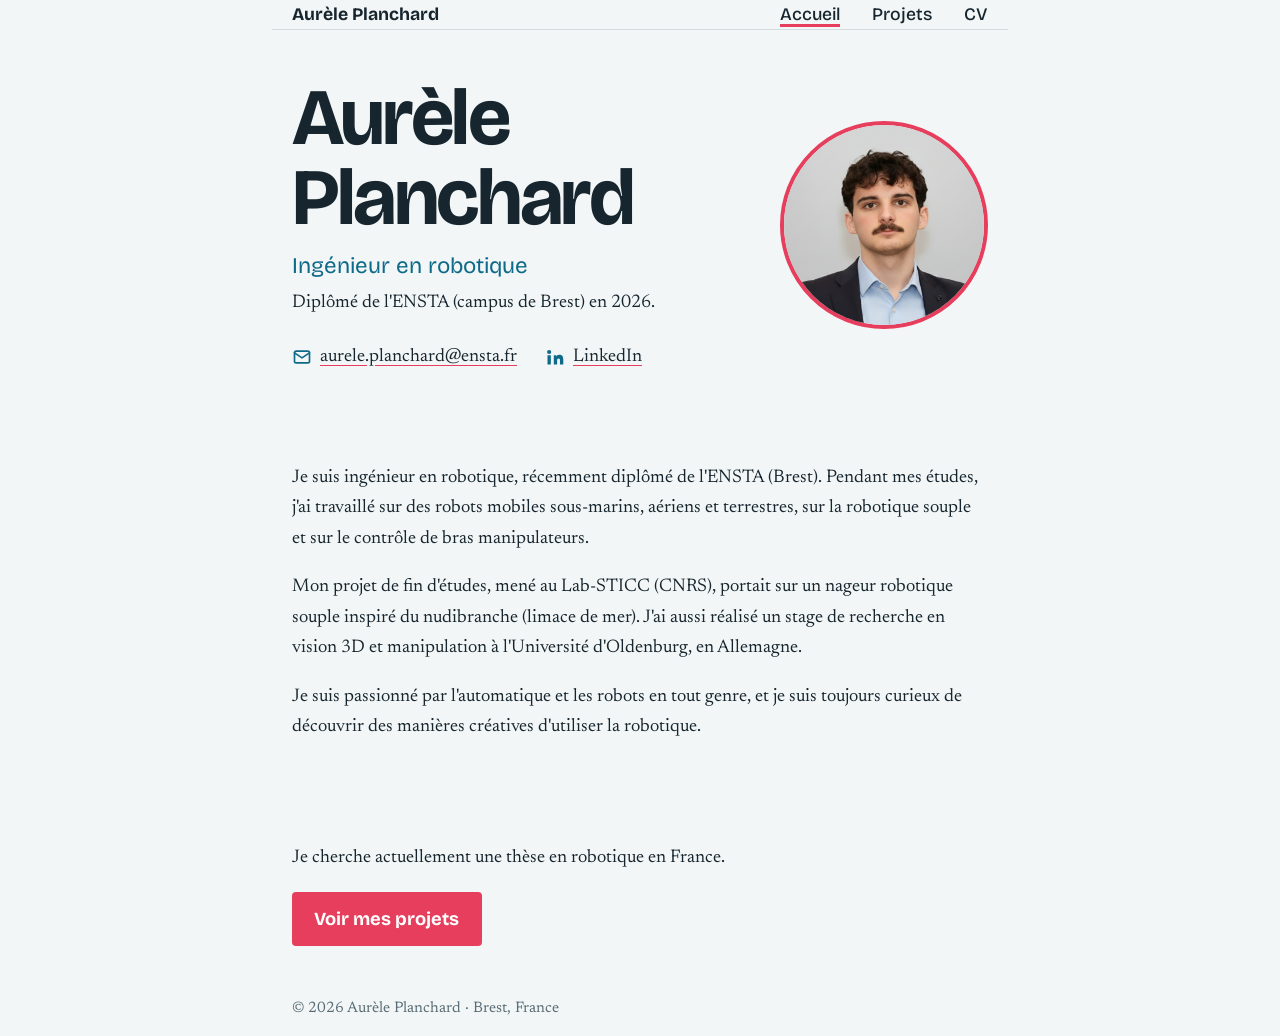
<file: index.html>
<!DOCTYPE html>
<html lang="fr">
<head>
  <meta charset="UTF-8">
  <meta name="viewport" content="width=device-width, initial-scale=1">
  <title>Aurèle Planchard – Ingénieur en robotique</title>
  <meta name="description" content="Aurèle Planchard, ingénieur ENSTA en robotique autonome. Recherche une thèse en robotique en France.">
  <link rel="preconnect" href="https://fonts.googleapis.com">
  <link rel="preconnect" href="https://fonts.gstatic.com" crossorigin>
  <link href="https://fonts.googleapis.com/css2?family=Bricolage+Grotesque:opsz,wght@12..96,500;12..96,700&family=Newsreader:ital,opsz,wght@0,6..72,400;0,6..72,600;1,6..72,400&display=swap" rel="stylesheet">
  <link rel="stylesheet" href="style.css">
</head>
<body>
  <nav class="wrap" aria-label="Navigation principale">
    <a class="marque" href="index.html">Aurèle Planchard</a>
    <a href="index.html" aria-current="page">Accueil</a>
    <a href="projets.html">Projets</a>
    <a href="parcours.html">CV</a>
  </nav>

  <header class="hero">
    <div class="wrap hero-grille">
      <div>
        <h1>Aurèle Planchard</h1>
        <p class="titre">Ingénieur en robotique</p>
        <p class="accroche">Diplômé de l'ENSTA (campus de Brest) en 2026.</p>
        <ul class="contacts">
          <li><svg class="icone" viewBox="0 0 24 24" width="20" height="20" aria-hidden="true" fill="none" stroke="currentColor" stroke-width="2" stroke-linecap="round" stroke-linejoin="round"><rect x="3" y="5" width="18" height="14" rx="2"/><path d="m3 7 9 6 9-6"/></svg><a href="mailto:aurele.planchard@ensta.fr">aurele.planchard@ensta.fr</a></li>
          <li><svg class="icone" viewBox="0 0 24 24" width="20" height="20" aria-hidden="true" fill="currentColor"><path d="M4.98 3.5a2.5 2.5 0 1 1 0 5 2.5 2.5 0 0 1 0-5ZM3 9.75h4V21H3V9.75Zm6.5 0h3.83v1.54h.06c.53-1 1.84-2.07 3.78-2.07 4.04 0 4.78 2.66 4.78 6.12V21h-4v-4.75c0-1.13-.02-2.59-1.58-2.59-1.58 0-1.82 1.23-1.82 2.5V21h-4V9.75Z"/></svg><a href="https://www.linkedin.com/in/aurèle-planchard/">LinkedIn</a></li>
        </ul>
      </div>
      <img class="portrait" src="images/photo.webp" alt="Portrait d'Aurèle Planchard" width="320" height="320" onerror="this.hidden=true">
    </div>
  </header>

  <main class="wrap">
    <section>
      <p>Je suis ingénieur en robotique, récemment diplômé de l'ENSTA (Brest). Pendant mes études, j'ai travaillé sur des robots mobiles sous-marins, aériens et terrestres, sur la robotique souple et sur le contrôle de bras manipulateurs.</p>
      <p>Mon projet de fin d'études, mené au Lab-STICC (CNRS), portait sur un nageur robotique souple inspiré du nudibranche (limace de mer). J'ai aussi réalisé un stage de recherche en vision 3D et manipulation à l'Université d'Oldenburg, en Allemagne.</p>
      <p>Je suis passionné par l'automatique et les robots en tout genre, et je suis toujours curieux de découvrir des manières créatives d'utiliser la robotique.</p>
    </section>

    <section>
      <p>Je cherche actuellement une thèse en robotique en France.</p>
      <p><a class="bouton" href="projets.html">Voir mes projets</a></p>
    </section>
  </main>

  <footer class="wrap">
    <p>© 2026 Aurèle Planchard · Brest, France</p>
  </footer>
</body>
</html>
</file>
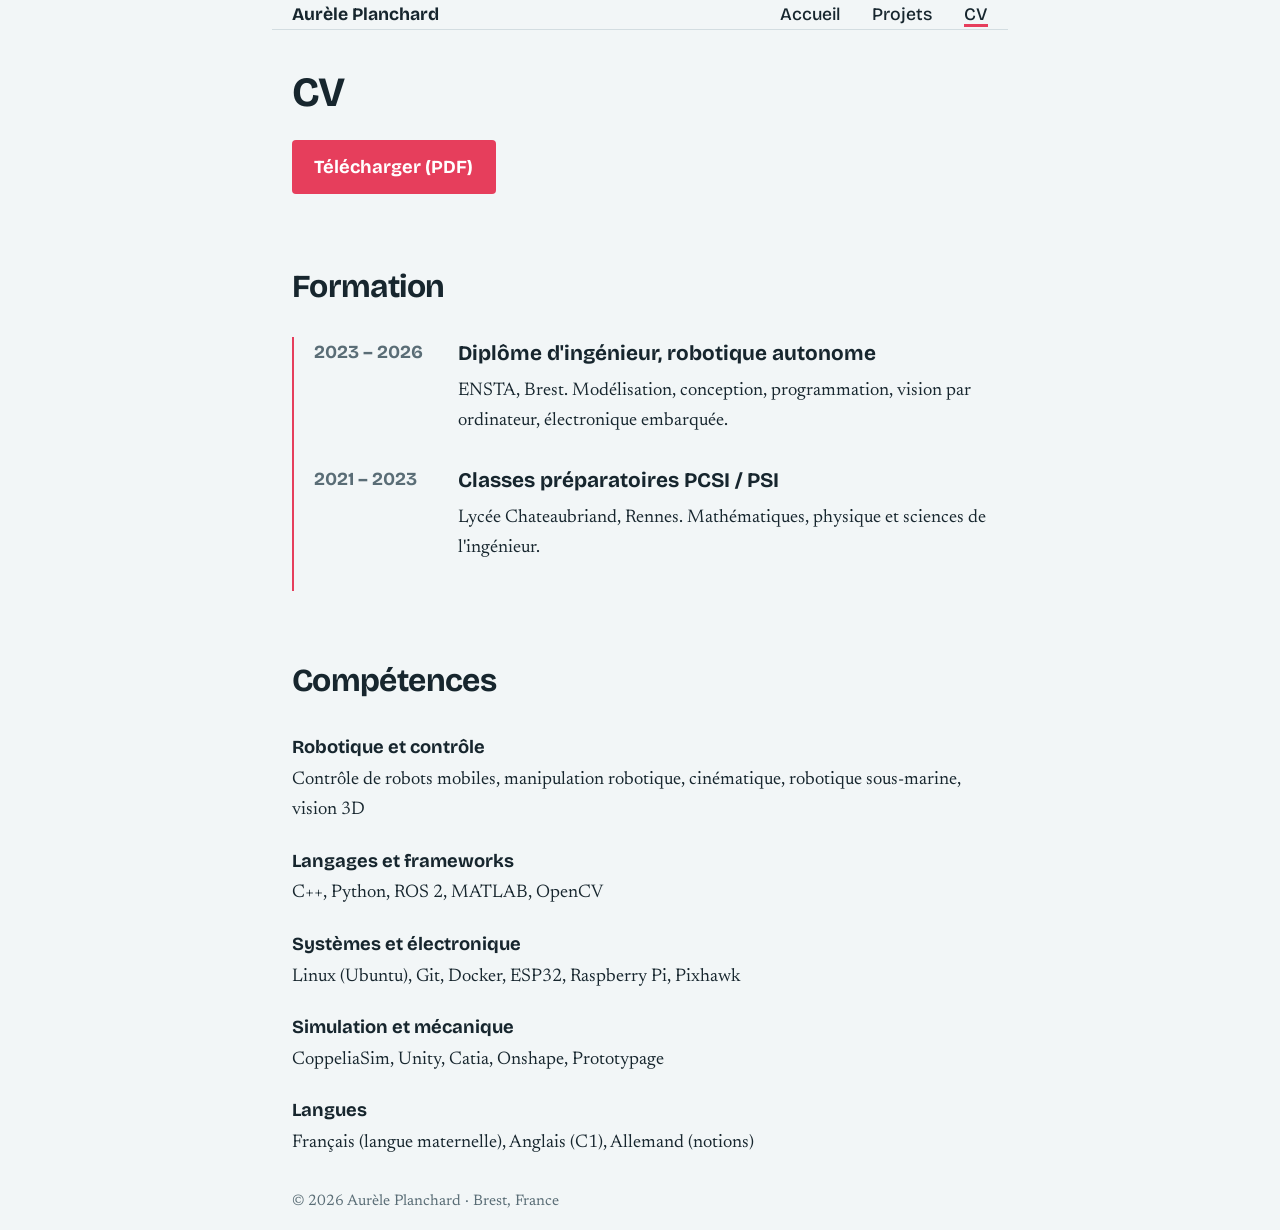
<file: parcours.html>
<!DOCTYPE html>
<html lang="fr">
<head>
  <meta charset="UTF-8">
  <meta name="viewport" content="width=device-width, initial-scale=1">
  <title>Parcours et CV – Aurèle Planchard</title>
  <meta name="description" content="Formation, stages et compétences d'Aurèle Planchard, ingénieur ENSTA Bretagne en robotique autonome. CV à télécharger.">
  <link rel="preconnect" href="https://fonts.googleapis.com">
  <link rel="preconnect" href="https://fonts.gstatic.com" crossorigin>
  <link href="https://fonts.googleapis.com/css2?family=Bricolage+Grotesque:opsz,wght@12..96,500;12..96,700&family=Newsreader:ital,opsz,wght@0,6..72,400;0,6..72,600;1,6..72,400&display=swap" rel="stylesheet">
  <link rel="stylesheet" href="style.css">
</head>
<body>
  <nav class="wrap" aria-label="Navigation principale">
    <a class="marque" href="index.html">Aurèle Planchard</a>
    <a href="index.html">Accueil</a>
    <a href="projets.html">Projets</a>
    <a href="parcours.html" aria-current="page">CV</a>
  </nav>

  <main class="wrap">
    <h1 class="titre-page">CV</h1>
    <p><a class="bouton" href="cv.pdf" download>Télécharger (PDF)</a></p>

    <section>
      <h2>Formation</h2>
      <ol class="chrono">
        <li>
          <span class="dates">2023 – 2026</span>
          <div>
            <h3>Diplôme d'ingénieur, robotique autonome</h3>
            <p>ENSTA, Brest. Modélisation, conception, programmation, vision par ordinateur, électronique embarquée.</p>
          </div>
        </li>
        <li>
          <span class="dates">2021 – 2023</span>
          <div>
            <h3>Classes préparatoires PCSI / PSI</h3>
            <p>Lycée Chateaubriand, Rennes. Mathématiques, physique et sciences de l'ingénieur.</p>
          </div>
        </li>
      </ol>
    </section>

    <section>
      <h2>Compétences</h2>
      <dl>
        <dt>Robotique et contrôle</dt>
        <dd>Contrôle de robots mobiles, manipulation robotique, cinématique, robotique sous-marine, vision 3D</dd>
        <dt>Langages et frameworks</dt>
        <dd>C++, Python, ROS 2, MATLAB, OpenCV</dd>
        <dt>Systèmes et électronique</dt>
        <dd>Linux (Ubuntu), Git, Docker, ESP32, Raspberry Pi, Pixhawk</dd>
        <dt>Simulation et mécanique</dt>
        <dd>CoppeliaSim, Unity, Catia, Onshape, Prototypage</dd>
        <dt>Langues</dt>
        <dd>Français (langue maternelle), Anglais (C1), Allemand (notions)</dd>
      </dl>
    </section>
  </main>

  <footer class="wrap">
    <p>© 2026 Aurèle Planchard · Brest, France</p>
  </footer>
</body>
</html>
</file>
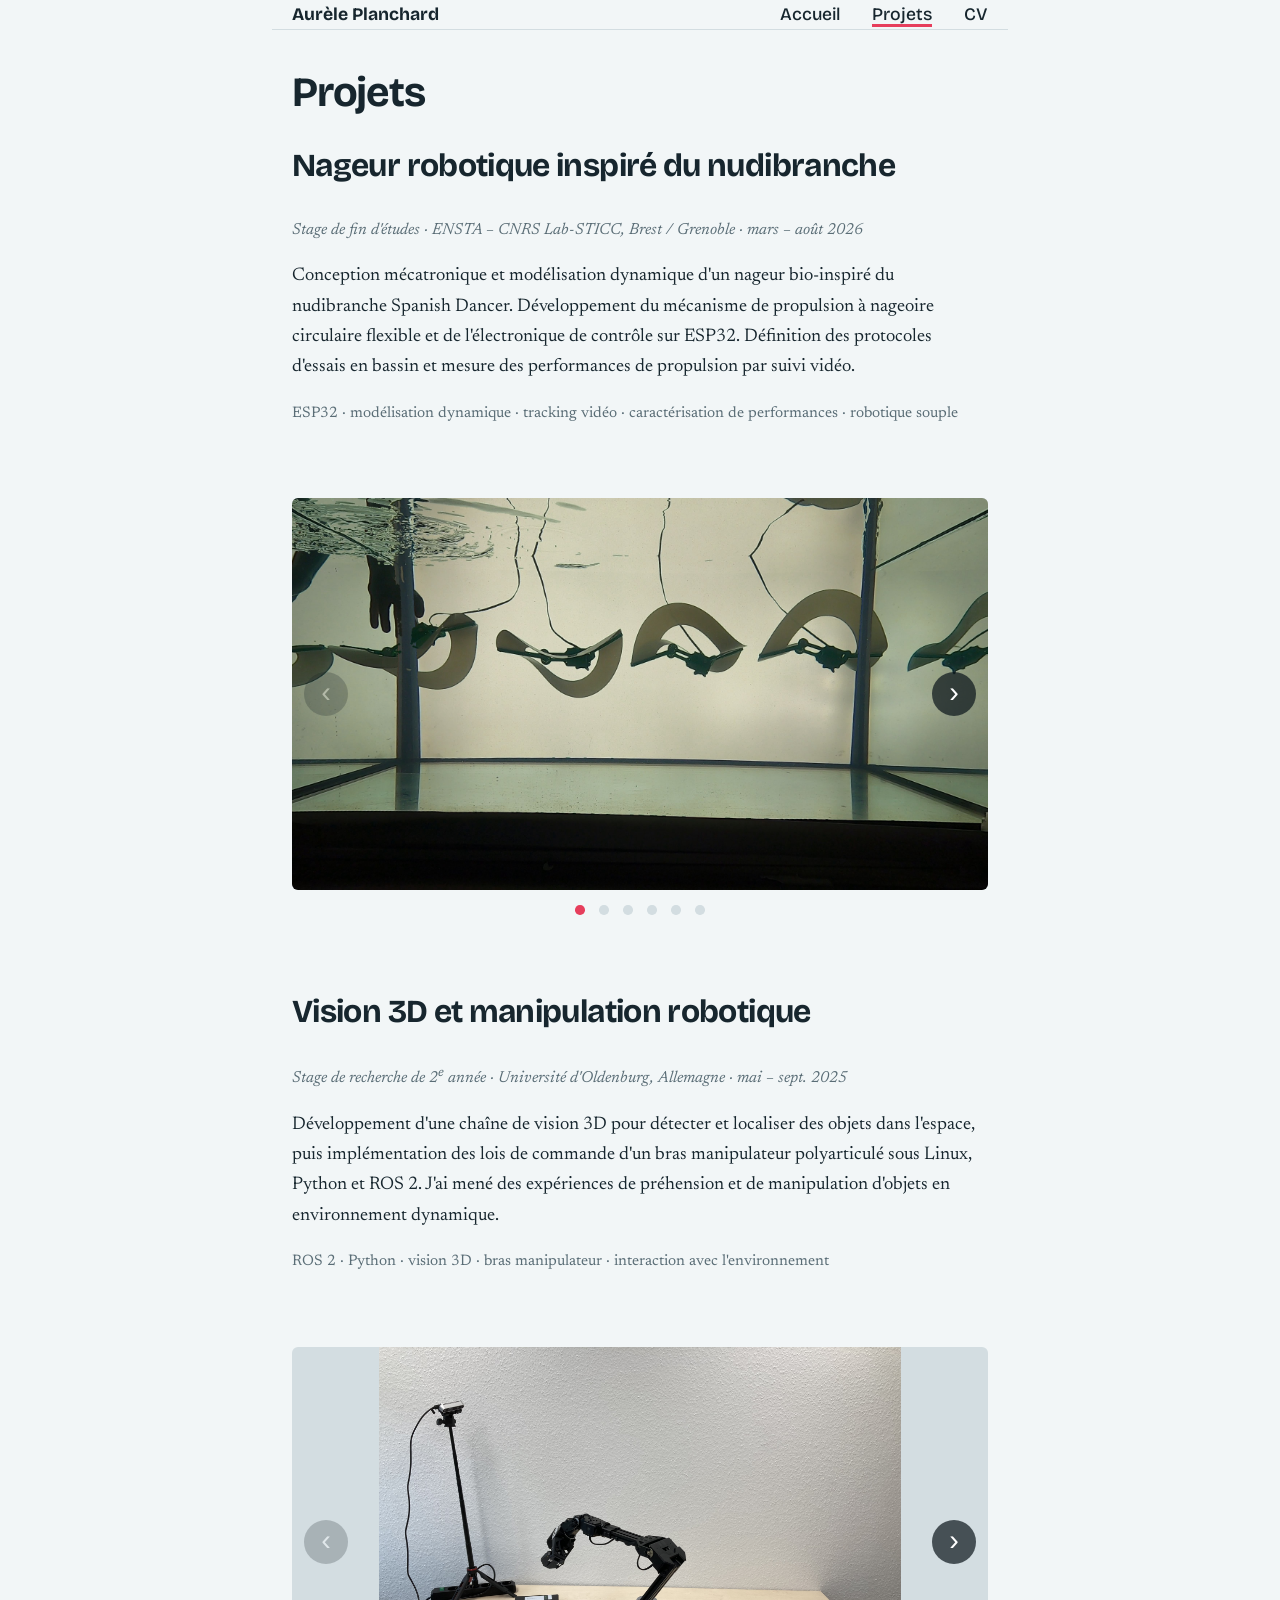
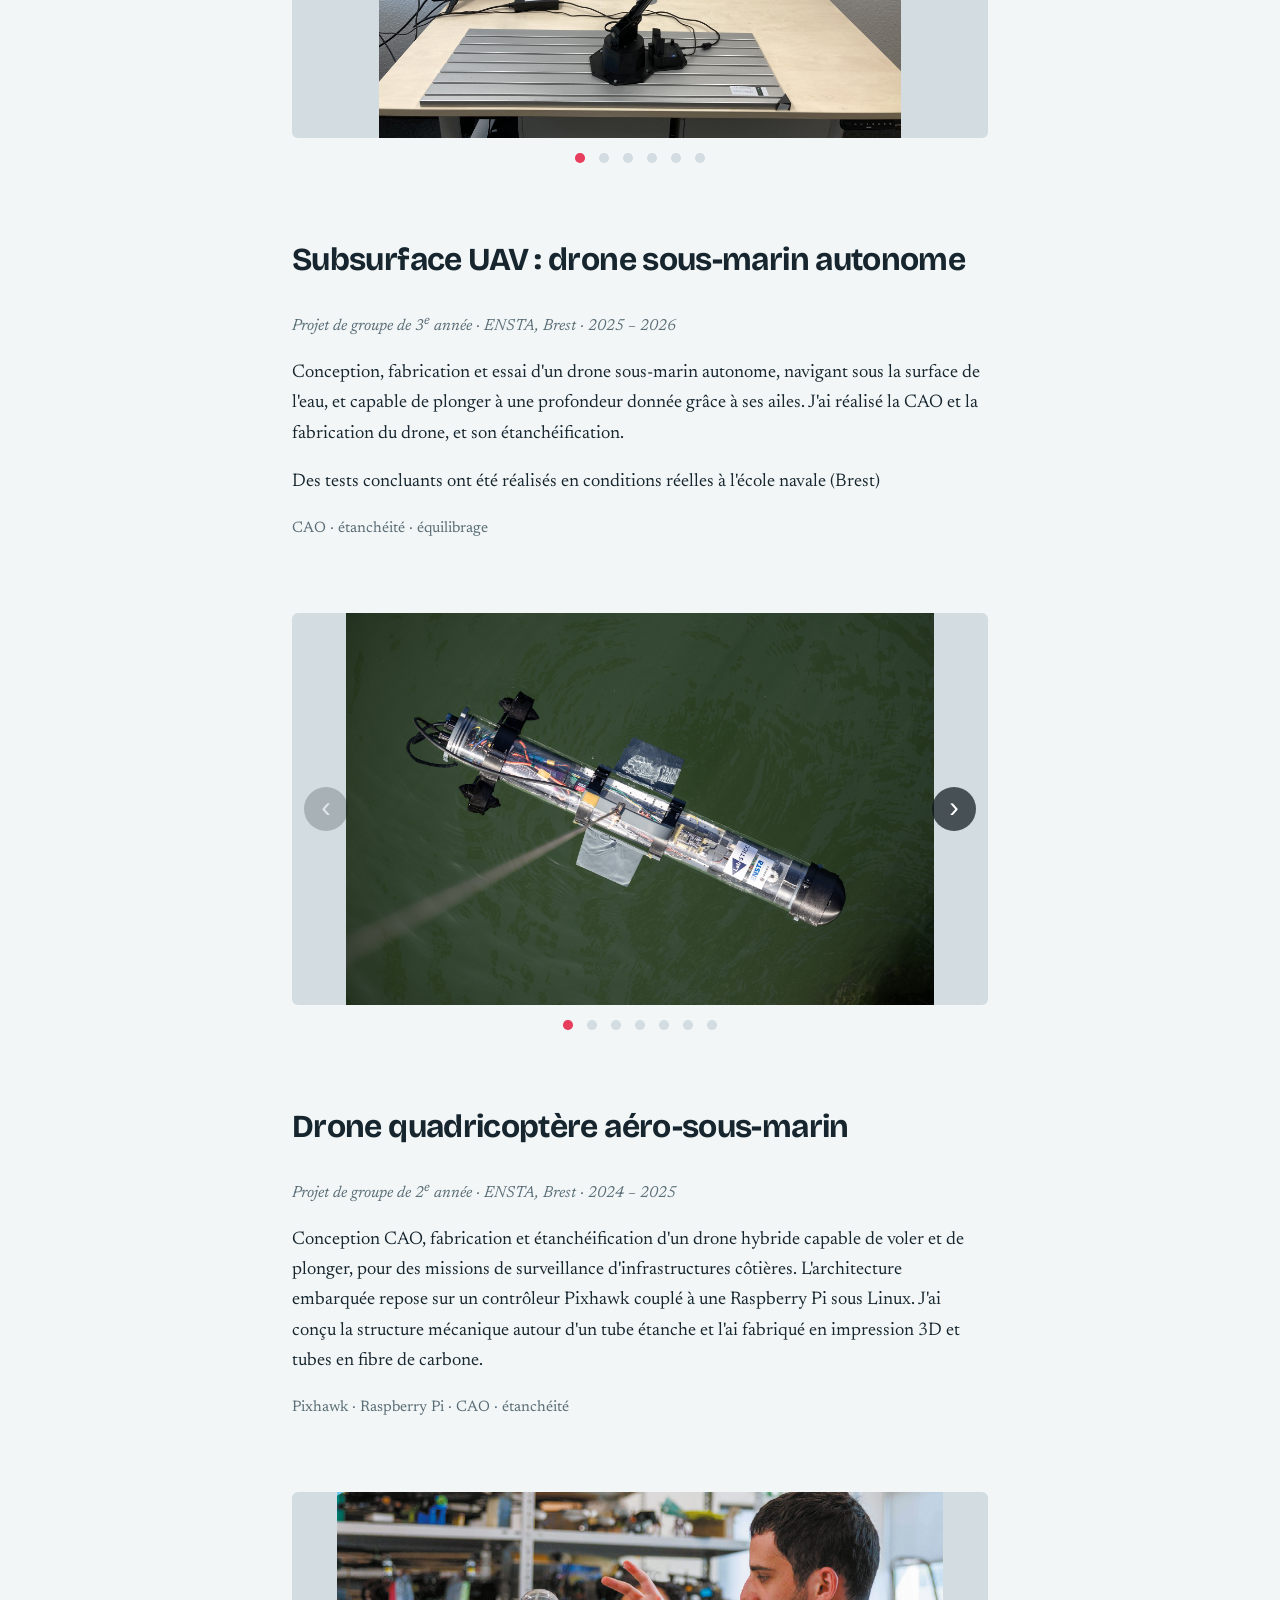
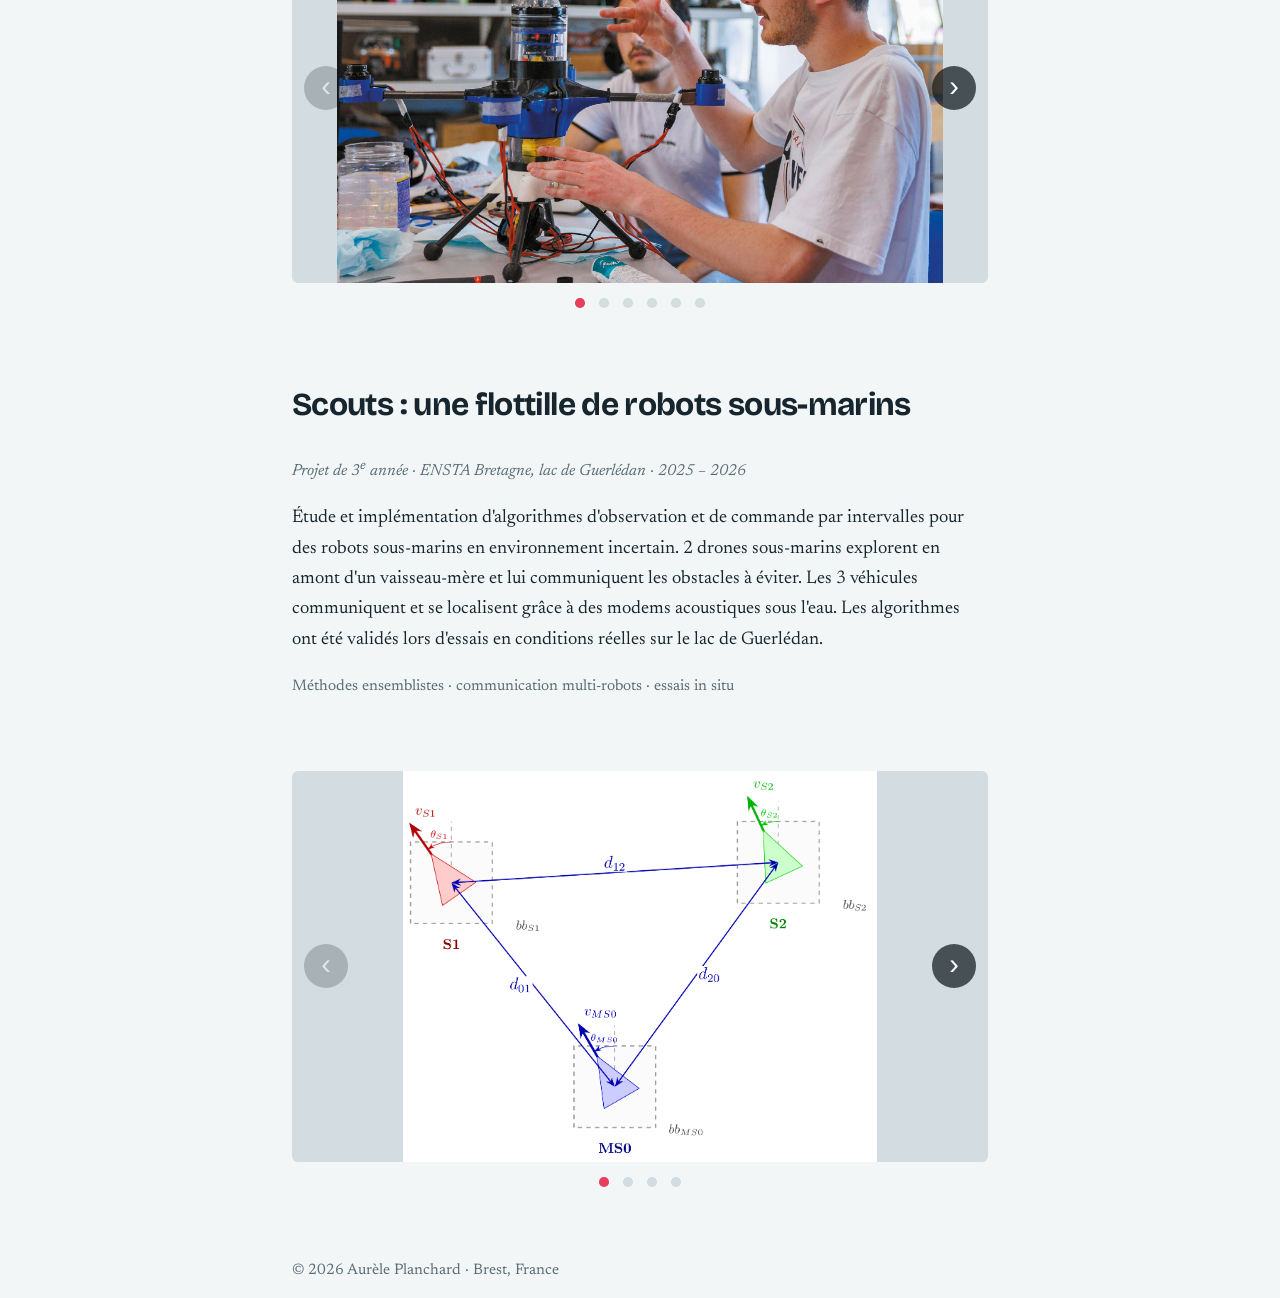
<file: projets.html>
<!DOCTYPE html>
<html lang="fr">
<head>
  <meta charset="UTF-8">
  <meta name="viewport" content="width=device-width, initial-scale=1">
  <title>Projets – Aurèle Planchard</title>
  <meta name="description" content="Projets de robotique sous-marine, bio-inspirée, aérienne et de manipulation d'Aurèle Planchard.">
  <link rel="preconnect" href="https://fonts.googleapis.com">
  <link rel="preconnect" href="https://fonts.gstatic.com" crossorigin>
  <link href="https://fonts.googleapis.com/css2?family=Bricolage+Grotesque:opsz,wght@12..96,500;12..96,700&family=Newsreader:ital,opsz,wght@0,6..72,400;0,6..72,600;1,6..72,400&display=swap" rel="stylesheet">
  <link rel="stylesheet" href="style.css">
</head>
<body>
  <nav class="wrap" aria-label="Navigation principale">
    <a class="marque" href="index.html">Aurèle Planchard</a>
    <a href="index.html">Accueil</a>
    <a href="projets.html" aria-current="page">Projets</a>
    <a href="parcours.html">CV</a>
  </nav>

  <main class="wrap">
    <h1 class="titre-page">Projets</h1>

    <article>
      <h2>Nageur robotique inspiré du nudibranche</h2>
      <p class="meta">Stage de fin d'études · ENSTA – CNRS Lab-STICC, Brest / Grenoble · mars – août 2026</p>
      <p>Conception mécatronique et modélisation dynamique d'un nageur bio-inspiré du nudibranche Spanish Dancer. Développement du mécanisme de propulsion à nageoire circulaire flexible et de l'électronique de contrôle sur ESP32. Définition des protocoles d'essais en bassin et mesure des performances de propulsion par suivi vidéo.</p>
      <p class="outils">ESP32 · modélisation dynamique · tracking vidéo · caractérisation de performances · robotique souple</p>

      <!-- CARROUSEL : ajoute des images (.webp dans le dossier images/) avec <li class="slide"><img ...></li>
           et des vidéos avec <li class="slide" data-video="LIEN_YOUTUBE" data-titre="..."></li>.
           Les diapositives dont l'image est absente ou dont le lien est invalide sont ignorées. -->
      <section class="carrousel" aria-roledescription="carrousel" aria-label="Images et vidéos : Nageur robotique">
        <div class="cadre">
          <ul class="pistes" tabindex="0">
            <li class="slide"><img src="images/nudibranche.webp" alt="Prototype du nageur robotique à nageoire circulaire flexible"></li>
            <li class="slide"><img src="images/nudibranche-2.webp" alt="Nageur robotique, image 2"></li>
            <li class="slide"><img src="images/nudibranche-3.webp" alt="Nageur robotique, image 3"></li>
            <li class="slide"><img src="images/nudibranche-4.webp" alt="Nageur robotique, image 4"></li>
            <li class="slide"><img src="images/nudibranche-5.webp" alt="Nageur robotique, image 5"></li>
            <li class="slide"><img src="images/nudibranche-6.webp" alt="Nageur robotique, image 6"></li>
            <li class="slide" data-video="https://youtu.be/dL6W3pH0Pj0" data-titre="Vidéo : Nageur robotique 1"></li>
            <li class="slide" data-video="https://youtu.be/KgcopUi7EyE" data-titre="Vidéo : Nageur robotique 2"></li>
            <li class="slide" data-video="https://youtu.be/xt8kdPuL9mI" data-titre="Vidéo : Nageur robotique 3"></li>
            <li class="slide" data-video="https://youtu.be/FNIhYSTt7-0" data-titre="Vidéo : Nageur robotique 4"></li>
          </ul>
          <button class="prec" type="button" aria-label="Diapositive précédente">‹</button>
          <button class="suiv" type="button" aria-label="Diapositive suivante">›</button>
        </div>
        <div class="points"></div>
      </section>
    </article>

    <article>
      <h2>Vision 3D et manipulation robotique</h2>
      <p class="meta">Stage de recherche de 2<sup>e</sup> année · Université d'Oldenburg, Allemagne · mai – sept. 2025</p>
      <p>Développement d'une chaîne de vision 3D pour détecter et localiser des objets dans l'espace, puis implémentation des lois de commande d'un bras manipulateur polyarticulé sous Linux, Python et ROS 2. J'ai mené des expériences de préhension et de manipulation d'objets en environnement dynamique.</p>
      <p class="outils">ROS 2 · Python · vision 3D · bras manipulateur · interaction avec l'environnement</p>

      <section class="carrousel" aria-roledescription="carrousel" aria-label="Images et vidéos : Vision 3D et manipulation">
        <div class="cadre">
          <ul class="pistes" tabindex="0">
            <li class="slide"><img src="images/oldenburg.webp" alt="Bras manipulateur saisissant un objet détecté en 3D"></li>
            <li class="slide"><img src="images/oldenburg-2.webp" alt="Vision 3D et manipulation, image 2"></li>
            <li class="slide"><img src="images/oldenburg-3.webp" alt="Vision 3D et manipulation, image 3"></li>
            <li class="slide"><img src="images/oldenburg-4.webp" alt="Vision 3D et manipulation, image 4"></li>
            <li class="slide"><img src="images/oldenburg-5.webp" alt="Vision 3D et manipulation, image 5"></li>
            <li class="slide"><img src="images/oldenburg-6.webp" alt="Vision 3D et manipulation, image 6"></li>
            <li class="slide" data-video="https://youtu.be/QXpp6NoNTBw" data-titre="Vidéo : Vision 3D et manipulation"></li>
          </ul>
          <button class="prec" type="button" aria-label="Diapositive précédente">‹</button>
          <button class="suiv" type="button" aria-label="Diapositive suivante">›</button>
        </div>
        <div class="points"></div>
      </section>
    </article>

    <article>
      <h2>Subsurface UAV : drone sous-marin autonome</h2>
      <p class="meta">Projet de groupe de 3<sup>e</sup> année · ENSTA, Brest · 2025 – 2026</p>
      <p>Conception, fabrication et essai d'un drone sous-marin autonome, navigant sous la surface de l'eau, et capable de plonger à une profondeur donnée grâce à ses ailes. J'ai réalisé la CAO et la fabrication du drone, et son étanchéification.</p>
      <p>Des tests concluants ont été réalisés en conditions réelles à l'école navale (Brest)</p>
      <p class="outils">CAO · étanchéité · équilibrage</p>

      <section class="carrousel" aria-roledescription="carrousel" aria-label="Images et vidéos : Subsurface">
        <div class="cadre">
          <ul class="pistes" tabindex="0">
            <li class="slide"><img src="images/subsurface.webp" alt="Drone sous-marin plongeant"></li>
            <li class="slide"><img src="images/subsurface-2.webp" alt="Subsurface, image 2"></li>
            <li class="slide"><img src="images/subsurface-3.webp" alt="Subsurface, image 3"></li>
            <li class="slide"><img src="images/subsurface-4.webp" alt="Subsurface, image 4"></li>
            <li class="slide"><img src="images/subsurface-5.webp" alt="Subsurface, image 5"></li>
            <li class="slide"><img src="images/subsurface-6.webp" alt="Subsurface, image 6"></li>
            <li class="slide"><img src="images/subsurface-7.webp" alt="Subsurface, image 7"></li>
          </ul>
          <button class="prec" type="button" aria-label="Diapositive précédente">‹</button>
          <button class="suiv" type="button" aria-label="Diapositive suivante">›</button>
        </div>
        <div class="points"></div>
      </section>
    </article>

    <article>
      <h2>Drone quadricoptère aéro-sous-marin</h2>
      <p class="meta">Projet de groupe de 2<sup>e</sup> année · ENSTA, Brest · 2024 – 2025</p>
      <p>Conception CAO, fabrication et étanchéification d'un drone hybride capable de voler et de plonger, pour des missions de surveillance d'infrastructures côtières. L'architecture embarquée repose sur un contrôleur Pixhawk couplé à une Raspberry Pi sous Linux. J'ai conçu la structure mécanique autour d'un tube étanche et l'ai fabriqué en impression 3D et tubes en fibre de carbone.</p>
      <p class="outils">Pixhawk · Raspberry Pi · CAO · étanchéité</p>

      <section class="carrousel" aria-roledescription="carrousel" aria-label="Images et vidéos : Drone aéro-sous-marin">
        <div class="cadre">
          <ul class="pistes" tabindex="0">
            <li class="slide"><img src="images/drone.webp" alt="Drone hybride capable de voler et de plonger"></li>
            <li class="slide"><img src="images/drone-2.webp" alt="Drone aéro-sous-marin, image 2"></li>
            <li class="slide"><img src="images/drone-3.webp" alt="Drone aéro-sous-marin, image 3"></li>
            <li class="slide"><img src="images/drone-4.webp" alt="Drone aéro-sous-marin, image 4"></li>
            <li class="slide"><img src="images/drone-5.webp" alt="Drone aéro-sous-marin, image 5"></li>
            <li class="slide"><img src="images/drone-6.webp" alt="Drone aéro-sous-marin, image 6"></li>
          </ul>
          <button class="prec" type="button" aria-label="Diapositive précédente">‹</button>
          <button class="suiv" type="button" aria-label="Diapositive suivante">›</button>
        </div>
        <div class="points"></div>
      </section>
    </article>

  <article>
      <h2>Scouts : une flottille de robots sous-marins</h2>
      <p class="meta">Projet de 3<sup>e</sup> année · ENSTA Bretagne, lac de Guerlédan · 2025 – 2026</p>
      <p>Étude et implémentation d'algorithmes d'observation et de commande par intervalles pour des robots sous-marins en environnement incertain. 2 drones sous-marins explorent en amont d'un vaisseau-mère et lui communiquent les obstacles à éviter. Les 3 véhicules communiquent et se localisent grâce à des modems acoustiques sous l'eau. Les algorithmes ont été validés lors d'essais en conditions réelles sur le lac de Guerlédan.</p>
      <p class="outils">Méthodes ensemblistes · communication multi-robots · essais in situ</p>

      <section class="carrousel" aria-roledescription="carrousel" aria-label="Images et vidéos : Scouts">
        <div class="cadre">
          <ul class="pistes" tabindex="0">
            <li class="slide"><img src="images/scouts.webp" alt="Robots sous-marins du projet Scouts sur le lac de Guerlédan"></li>
            <li class="slide"><img src="images/scouts-2.webp" alt="Scouts, image 2"></li>
            <li class="slide"><img src="images/scouts-3.webp" alt="Scouts, image 3"></li>
            <li class="slide"><img src="images/scouts-4.webp" alt="Scouts, image 4"></li>
            <li class="slide" data-video="https://youtu.be/R69AOACr01A" data-titre="Vidéo : Test Guerledan Scouts"></li>
            <li class="slide" data-video="https://youtu.be/Ys_ggLPolX4" data-titre="Vidéo : Interface Scouts"></li>
          </ul>
          <button class="prec" type="button" aria-label="Diapositive précédente">‹</button>
          <button class="suiv" type="button" aria-label="Diapositive suivante">›</button>
        </div>
        <div class="points"></div>
      </section>
    </article>
  </main>

  <footer class="wrap">
    <p>© 2026 Aurèle Planchard · Brest, France</p>
  </footer>
  <script src="carousel.js" defer></script>
</body>
</html>
</file>
<file: style.css>
:root {
  --abysse: #0a2c3d;
  --abysse-2: #123e54;
  --ecume: #f2f6f7;
  --encre: #17262e;
  --discret: #5a6d76;
  --nudibranche: #e63e5c;
  --trait: #d3dde1;
  --accent-texte: #0f6a8a;
  --fond: var(--ecume);
  --texte: var(--encre);
}

@media (prefers-color-scheme: dark) {
  :root {
    --fond: #0d1a21;
    --texte: #e4edf0;
    --discret: #93a7b0;
    --trait: #24363f;
    --accent-texte: #9fd0e0;
  }
}

* { box-sizing: border-box; }

html { scroll-behavior: smooth; }
@media (prefers-reduced-motion: reduce) { html { scroll-behavior: auto; } }

body {
  margin: 0;
  background: var(--fond);
  color: var(--texte);
  font-family: "Newsreader", Georgia, serif;
  font-size: 1.15rem;
  line-height: 1.65;
}

.wrap { max-width: 46rem; margin: 0 auto; padding: 0 1.25rem; }

h1, h2, h3, nav, .bouton, .lien-clair, .dates, dt {
  font-family: "Bricolage Grotesque", system-ui, sans-serif;
}

a { color: inherit; text-decoration-color: var(--nudibranche); text-underline-offset: .2em; }
a:focus-visible { outline: 3px solid var(--nudibranche); outline-offset: 3px; border-radius: 2px; }

/* Hero */
.hero-grille { display: grid; grid-template-columns: 1fr auto; gap: 2rem; align-items: center; }
.portrait {
  width: 13rem; height: 13rem; object-fit: cover;
  border-radius: 50%; border: 4px solid var(--nudibranche);
}
@media (max-width: 34rem) {
  .hero-grille { grid-template-columns: 1fr; }
  .portrait { order: -1; width: 9rem; height: 9rem; }
}
.titre-page { font-size: 2.6rem; letter-spacing: -.03em; line-height: 1.1; margin: 2.5rem 0 1.5rem; }

.hero {
  padding: 3rem 0 2.5rem;
}
.hero + main section:first-child { padding-top: 2rem; }
.hero h1 {
  font-size: clamp(2.8rem, 9vw, 5rem);
  line-height: 1;
  letter-spacing: -.03em;
  margin: 0 0 .6rem;
}
.titre {
  font-family: "Bricolage Grotesque", system-ui, sans-serif;
  font-size: 1.4rem;
  margin: 0 0 .2rem;
  color: var(--accent-texte);
}
.accroche { max-width: 38rem; margin: 0; }
.actions { display: flex; flex-wrap: wrap; gap: 1.25rem; align-items: center; margin: 0; }

.bouton {
  display: inline-block;
  padding: .75rem 1.4rem;
  background: var(--nudibranche);
  color: #fff;
  font-weight: 700;
  text-decoration: none;
  border-radius: 4px;
}
.bouton:hover { background: #cf2f4d; }
.lien-clair { color: inherit; font-weight: 500; }

.contacts { list-style: none; margin: 1.5rem 0 0; padding: 0; display: flex; flex-wrap: wrap; gap: .5rem 1.75rem; }
.contacts li { display: flex; align-items: center; gap: .5rem; }
.contacts a { color: inherit; }
.icone { flex: none; color: var(--accent-texte); }

/* Navigation */
nav {
  display: flex; flex-wrap: wrap; gap: .75rem 2rem; align-items: baseline;
  padding-top: 4rem; padding-bottom: 4rem;
  border-bottom: 1px solid var(--trait);
  font-weight: 500;
  font-size: 1.1rem;
}
nav a { text-decoration: none; }
nav a:hover { text-decoration: underline; text-decoration-color: var(--nudibranche); }
nav a[aria-current="page"] { text-decoration: underline; text-decoration-color: var(--nudibranche); text-decoration-thickness: 3px; }
nav .marque { font-weight: 700; margin-right: auto; }

/* Sections */
section { padding: 3rem 0 1rem; }
h2 { font-size: 2rem; letter-spacing: -.02em; margin: 0 0 1.5rem; }
h3 { font-size: 1.3rem; margin: 0 0 .25rem; }

article { margin-bottom: 3rem; }
.meta { margin: 0 0 1rem; color: var(--discret); font-style: italic; font-size: 1rem; }
.outils { font-size: .95rem; color: var(--discret); margin: .5rem 0 0; }

figure { margin: 0 0 1rem; }
figure img { display: block; width: 100%; height: auto; border-radius: 6px; }

.video { position: relative; aspect-ratio: 16 / 9; margin-top: 1rem; }
.video iframe { position: absolute; inset: 0; width: 100%; height: 100%; border: 0; border-radius: 6px; }

/* Parcours */
.chrono { list-style: none; margin: 0; padding: 0; border-left: 2px solid var(--nudibranche); }
.chrono li { display: grid; grid-template-columns: 8rem 1fr; gap: 1rem; padding: 0 0 1.75rem 1.25rem; }
.chrono p { margin: 0; }
.dates { font-weight: 700; color: var(--discret); }

/* Compétences */
dl { margin: 0; }
dt { font-weight: 700; margin-top: 1.25rem; }
dd { margin: .15rem 0 0; }

/* Pied de page */
footer { padding-top: 2rem; padding-bottom: 3rem; color: var(--discret); font-size: .95rem; }

@media (max-width: 34rem) {
  .chrono li { grid-template-columns: 1fr; gap: .15rem; }
}

/* Carrousel */
.carrousel { margin-top: 1.5rem; }
.carrousel[hidden] { display: none; }
.cadre { position: relative; }
.pistes {
  list-style: none; margin: 0; padding: 0;
  display: flex; overflow-x: auto;
  scroll-snap-type: x mandatory;
  scrollbar-width: none;
  border-radius: 6px;
}
.pistes::-webkit-scrollbar { display: none; }
.pistes:focus-visible { outline: 3px solid var(--nudibranche); outline-offset: 3px; }
.slide {
  flex: 0 0 100%;
  scroll-snap-align: center;
  aspect-ratio: 16 / 9;
  background: var(--trait);
  position: relative;
}
.slide img { display: block; width: 100%; height: 100%; object-fit: contain; }
.slide iframe { display: block; width: 100%; height: 100%; border: 0; }

.lecteur { display: block; width: 100%; height: 100%; padding: 0; border: 0; background: none; cursor: pointer; position: relative; }
.lecteur img { object-fit: cover; }
.play {
  position: absolute; top: 50%; left: 50%;
  width: 4.5rem; height: 4.5rem; transform: translate(-50%, -50%);
  border-radius: 50%; background: rgba(10, 20, 26, .75);
}
.play::after {
  content: ""; position: absolute; top: 50%; left: 50%;
  transform: translate(-35%, -50%);
  border-style: solid; border-width: .85rem 0 .85rem 1.4rem;
  border-color: transparent transparent transparent #fff;
}
.lecteur:hover .play { background: var(--nudibranche); }
.lecteur:focus-visible { outline: 3px solid var(--nudibranche); outline-offset: -3px; }

.prec, .suiv {
  position: absolute; top: 50%; transform: translateY(-50%);
  width: 2.75rem; height: 2.75rem; padding: 0 0 .2rem;
  border: 0; border-radius: 50%;
  background: rgba(10, 20, 26, .7); color: #fff;
  font-size: 1.8rem; line-height: 1; cursor: pointer;
}
.prec { left: .75rem; }
.suiv { right: .75rem; }
.prec:hover:not(:disabled), .suiv:hover:not(:disabled) { background: var(--nudibranche); }
.prec:disabled, .suiv:disabled { opacity: .3; cursor: default; }
.prec:focus-visible, .suiv:focus-visible, .point:focus-visible { outline: 3px solid var(--nudibranche); outline-offset: 2px; }

.points { display: flex; justify-content: center; margin-top: .5rem; }
.points[hidden], .prec[hidden], .suiv[hidden] { display: none; }
.point {
  width: 1.5rem; height: 1.5rem; padding: .45rem;
  border: 0; border-radius: 50%; cursor: pointer;
  background: var(--trait); background-clip: content-box;
}
.point[aria-current="true"] { background: var(--nudibranche); background-clip: content-box; }
</file>
